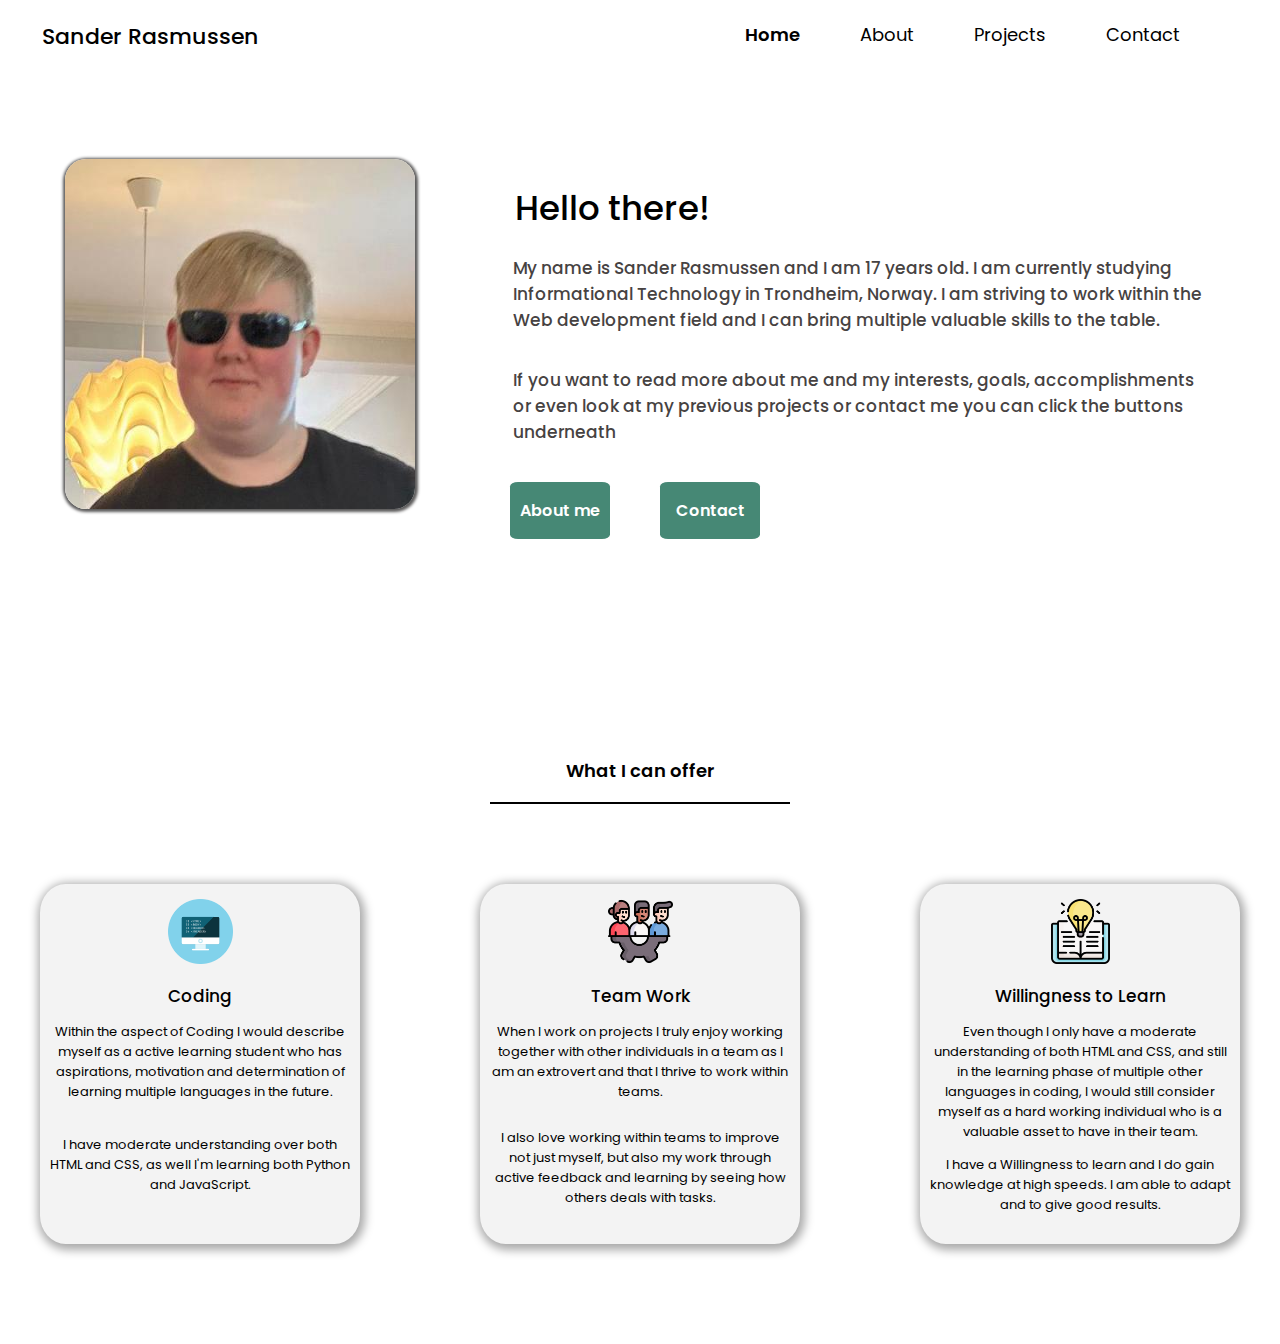
<file: index.html>
<!DOCTYPE html>
<html lang="en">
<head>
    <meta charset="UTF-8">
    <meta http-equiv="X-UA-Compatible" content="IE=edge">
    <meta name="viewport" content="width=device-width, initial-scale=1.0">
    <title>Sander Rasmussen - Portfolio</title>
    <link rel="stylesheet" href="/stylesheet.css">
    <link rel="preconnect" href="https://fonts.googleapis.com">
    <link rel="preconnect" href="https://fonts.gstatic.com" crossorigin>
    <link href="https://fonts.googleapis.com/css2?family=Poppins:wght@400;500;600&display=swap" rel="stylesheet">
</head>
<body>
    <header>
        <div class="Author-navcontainer">
            <a href="/index.html"><div id="Author">
                <p>
                    Sander Rasmussen
                </p>
            </div></a>
        </div>
        <nav>
            <ul>
                <li><a class="active" href="/index.html">Home</a></li>
                <li><a href="/pages/about.html">About</a></li>
                <li><a href="/pages/projects.html">Projects</a></li>
                <li><a href="/pages/contact.html">Contact</a></li>
            </ul>
        </nav>
    </header>

    <section class="heading-section">
        <div class="image-container">
            <div>
                <img id="portraitphoto" src="/pictures/120650547.png" width="350" height="350" alt="Picture of Sander">
            </div>
        </div>
        <div class="text-flex-container-main">
            <div class="heading-flex-container">
                <div>
                    <p>
                        Hello there!
                    </p>
                </div>
            </div>
            <div class="heading-flex-container-subheader">
                <p>
                    My name is Sander Rasmussen and I am 17 years old. I am currently studying Informational Technology in Trondheim, Norway.
                    I am striving to work within the Web development field and I can bring multiple valuable skills to the table.
                </p>
                <p>
                    If you want to read more about me and my interests, goals, accomplishments or even
                    look at my previous projects or contact me you can click the buttons underneath
                </p>
            </div>
            <div class="button-container">
                <a href="/pages/about.html"><div class="button-1">
                    <p>
                        About me
                    </p>
                </div></a>
                <a href="/pages/contact.html"><div class="button-2">
                    <p>
                        Contact
                    </p>
                </div></a>
            </div>
        </div>
    </section>


    <div class="skills-overhead-container">
        <div>
            <p>
                What I can offer
            </p>
        </div>
        <div class="skills-line"></div>
    </div>


    <section class="skills-section">
        <div class="skills-flex-container">
            <div class="skill-box1">
                <div>
                    <img src="/pictures/html.png" height="65px" width="65px" alt="HTML Picture">
                </div>
                <div id="skills-header1">
                    <p>
                        Coding
                    </p>
                </div>
                <div>
                    <p>
                        Within the aspect of Coding I would describe myself as a active learning student who has aspirations, motivation and determination of learning multiple languages in the future.
                    </p>
                    <p id="skills-h1-p2">
                        I have moderate understanding over both HTML and CSS, as well I'm learning both Python and JavaScript.
                    </p>
                </div>
            </div>
            <div class="skill-box2">
                <div>
                    <img src="/pictures/team.png" height="65px" width="65px" alt="Team picture">
                </div>
                <div id="skills-header2">
                    <p>
                        Team Work
                    </p>
                </div>
                <div>
                    <p>
                       When I work on projects I truly enjoy working together with other individuals in a team as I am an extrovert and that I thrive to work within teams. 
                    </p>
                    <p id="skills-h2-p2">
                        I also love working within teams to improve not just myself, but also my work through active feedback and learning by seeing how others deals with tasks. 
                    </p>
                </div>
            </div>
            <div class="skill-box3">
                <div>
                    <img src="/pictures/learn.png" height="65px" width="65px" alt="Learning Picture">
                </div>
                <div id="skills-header3">
                    <p>
                        Willingness to Learn
                    </p>
                </div>
                <div>
                    <p>
                        Even though I only have a moderate understanding of both HTML and CSS, and still in the learning phase of multiple other languages in coding, I would still consider myself as a hard working individual who
                        is a valuable asset to have in their team.
                    </p>
                    <p>
                        I have a Willingness to learn and I do gain knowledge at high speeds. I am able to adapt and to give good results. 
                    </p>
                </div>
            </div>
        </div>
    </section>
    
</body>
</html>
</file>
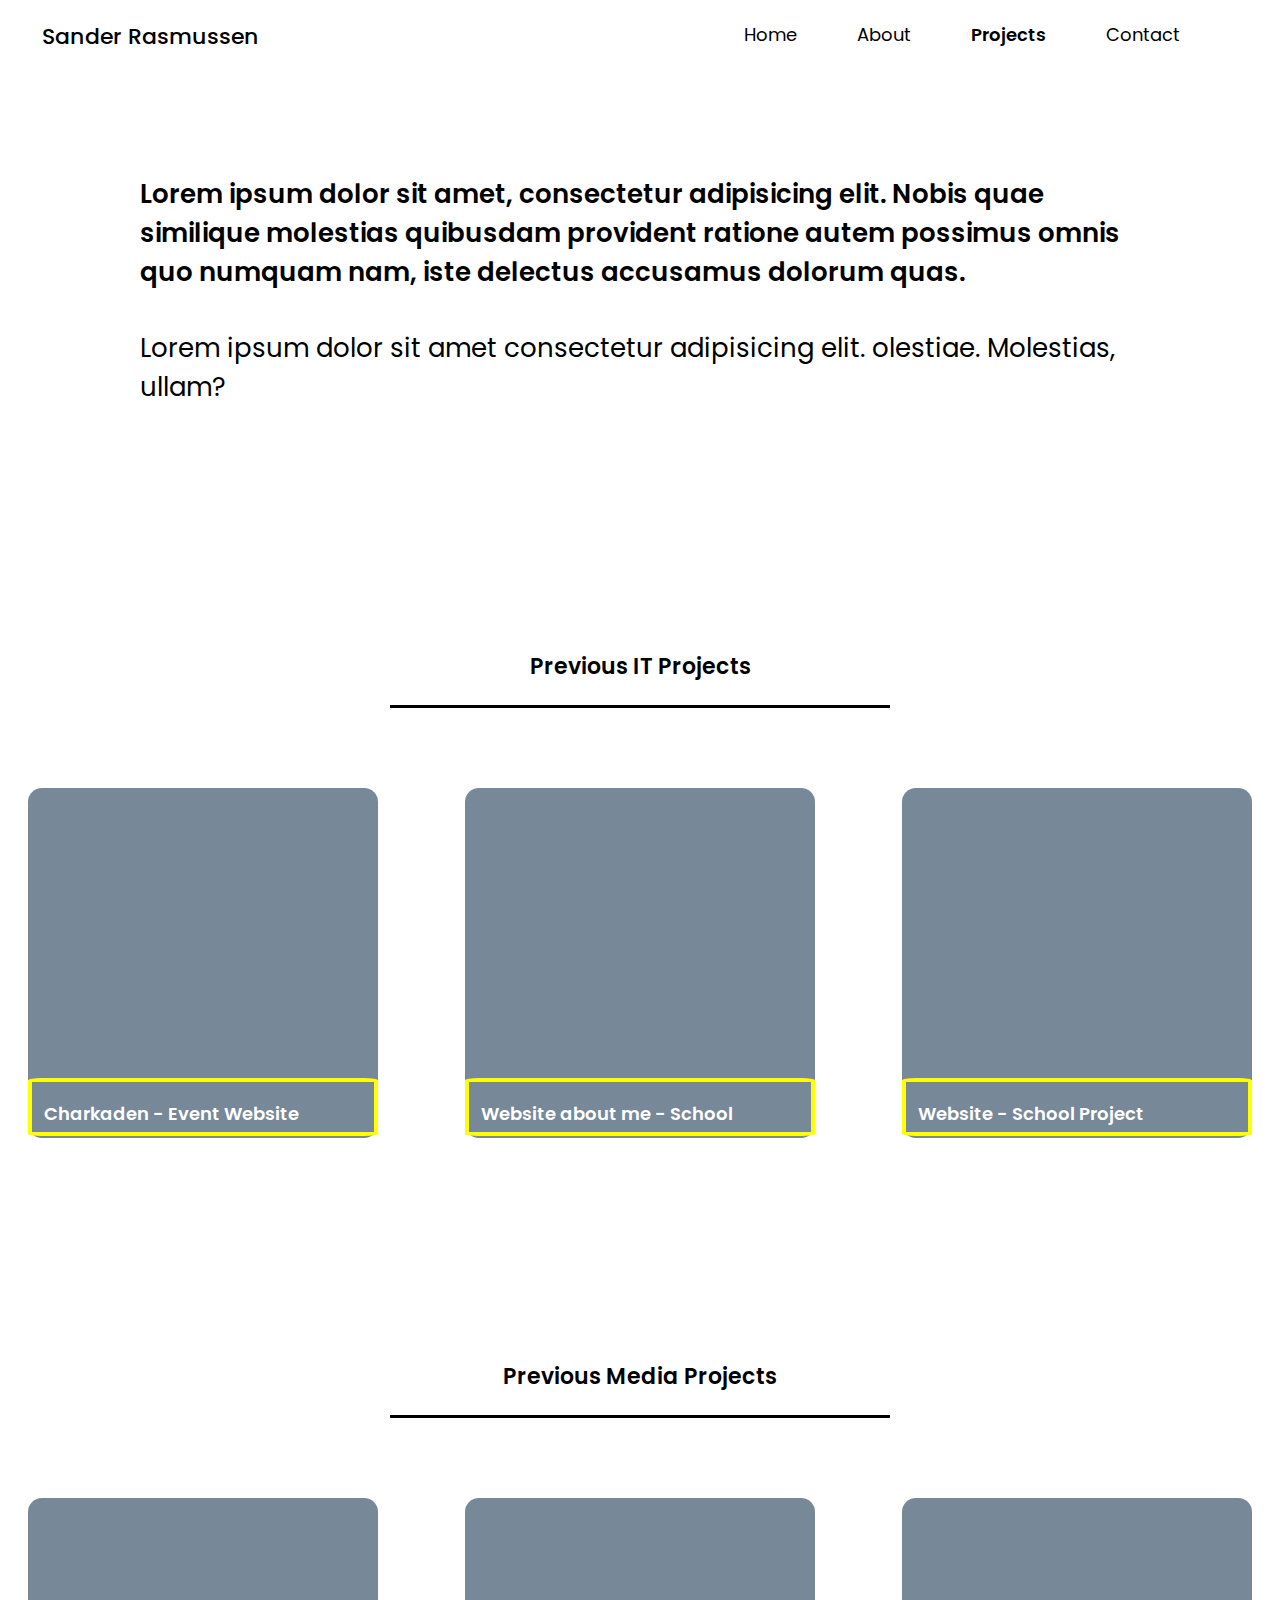
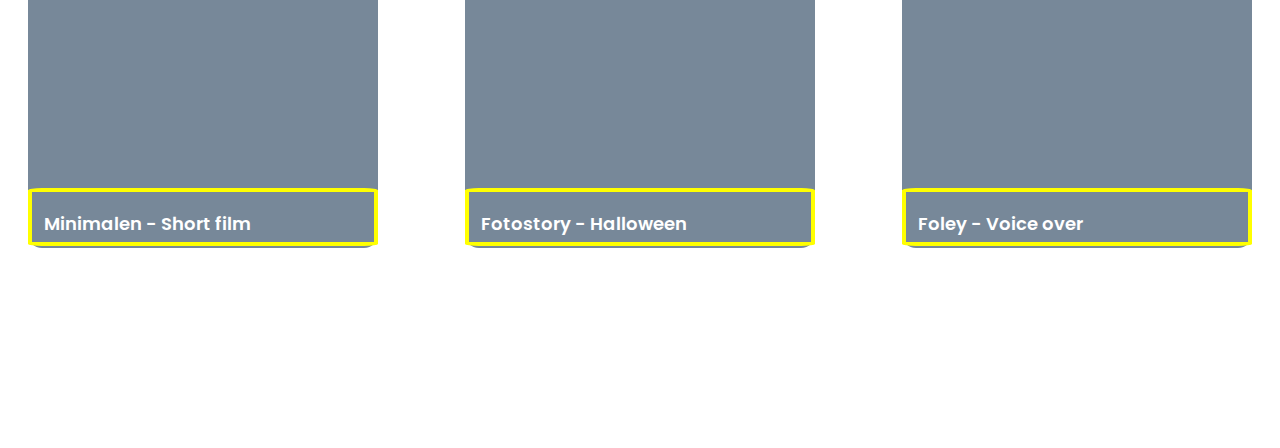
<file: pages/projects.html>
<!DOCTYPE html>
<html lang="en">
<head>
    <meta charset="UTF-8">
    <meta http-equiv="X-UA-Compatible" content="IE=edge">
    <meta name="viewport" content="width=device-width, initial-scale=1.0">
    <title>Sander Rasmussen - Projects</title>
    <link rel="stylesheet" href="/stylesheet.css">
    <link rel="preconnect" href="https://fonts.googleapis.com">
    <link rel="preconnect" href="https://fonts.gstatic.com" crossorigin>
    <link href="https://fonts.googleapis.com/css2?family=Poppins:wght@400;500;600&display=swap" rel="stylesheet">
</head>
<body>
    <header>
        <div class="Author-navcontainer">
            <a href="/index.html"><div id="Author">
                <p>
                    Sander Rasmussen
                </p>
            </div></a>
        </div>
        <nav>
            <ul>
                <li><a href="/index.html">Home</a></li>
                <li><a href="/pages/about.html">About</a></li>
                <li><a class="active" href="/pages/projects.html">Projects</a></li>
                <li><a href="/pages/contact.html">Contact</a></li>
            </ul>
        </nav>
    </header>

    <section class="project-textheader-section">
        <div class="project-textheader-flexcontainer">
            <div class="project-textheader-first">
                <p>
                    Lorem ipsum dolor sit amet, consectetur adipisicing elit. Nobis quae similique molestias quibusdam provident ratione autem possimus omnis quo numquam nam, iste delectus accusamus dolorum quas.
                </p>
            </div>
            <div>
                <p>
                    Lorem ipsum dolor sit amet consectetur adipisicing elit. olestiae. Molestias, ullam?
                </p>
            </div>
        </div>
    </section>

    <section class="project-itprojects-section">
        <div class="projects-flex-container-main">
            <div id="it-project">
                <div class="project-itprojects-header-flexcontainer">
                    <div>
                        <p>
                            Previous IT Projects
                        </p>
                    </div>
                    <div class="line"></div>
                </div>
                <div class="project-itprojects-flexcontainer">
                    <div>
                        <div>
                            <p>
                                Charkaden - Event Website
                            </p>
                        </div>
                    </div>
                    <div>
                        <div>
                            <p>
                                Website about me - School
                            </p>
                        </div>
                    </div>
                    <div>
                        <div>
                            <p>
                                <p>
                                    Website - School Project
                                </p>
                            </p>
                        </div>
                    </div>
                </div>
            </div>
            <div id="media-project">
                <div class="project-itprojects-header-flexcontainer">
                    <div>
                        <p>
                            Previous Media Projects
                        </p>
                    </div>
                    <div class="line"></div>
                </div>
                <div class="project-itprojects-flexcontainer">
                    <div>
                        <div>
                            <p>
                                Minimalen - Short film
                            </p>
                        </div>
                    </div>
                    <div>
                        <div>
                            <p>
                                Fotostory - Halloween
                            </p>
                        </div>
                    </div>
                    <div>
                        <div>
                            <p>
                                <p>
                                    Foley - Voice over
                                </p>
                            </p>
                        </div>
                    </div>
                </div>
            </div>
        </div>
    </section>
    
</body>
</html>
</file>
<file: stylesheet.css>
body {
    padding: 0;
    margin: 0;
    overflow-x: hidden;
}

header {
    margin-top: 20px;
}

/* Navbar and Author text */

nav {
    display: flex;
    justify-content: flex-end;
}

ul {
    list-style: none;
    text-decoration: none;
    display: flex;
    flex-direction: row;
    justify-content: flex-end;
    gap: 60px;
    margin-right: 100px;
    position: relative;
    top: -65px;
}

li {
    font-size: 18px;
    font-family: 'Poppins', sans-serif;
    color: black;
}

a {
    text-decoration: none;
    color: black;
}

a:hover {
    text-decoration: underline;
    font-weight: 600;
}

.active {
    font-weight: 600;
}

.active:hover {
    text-decoration: none;
}

.Author-navcontainer {
    margin-top: 10px;
    width: 300px;
    height: 50px;
    font-family: 'Poppins', sans-serif;
    color: black;
    font-weight: 500;
    font-size: 22px;
    display: flex;
    justify-content: center;
}

.Author-navcontainer > div {
    height: 30px;
}

#Author > p {
    position: relative;
    top: -22px;
}

#Author:hover, #Author:focus {
    text-decoration: underline;
    cursor: pointer;
    font-weight: 600;
}


/* Heading Section - Index.html start page */

.heading-section {
    display: flex;
    flex-direction: row;
    justify-content: center;
    flex-wrap: wrap;
}

.image-container {
    position: relative;
    top: 30px;
    height: 350px;
    width: 350px;
}

.image-container > div > img {
    border-radius: 6% 6% 6% 6%;
    box-shadow: 0.5px 1px 3px 2px;
    color: rgb(92, 91, 91);
}

.text-flex-container-main {
    display: flex;
    flex-direction: column;
    align-items: center;
    position: relative;
    top: 20px;
    left: 100px;
}

.heading-flex-container {
    display: flex;
    justify-content: left;
    flex-wrap: wrap;
    font-family: 'Poppins', sans-serif;
    font-weight: 500;
    font-size: 34px;
}

.text-flex-container-main, .heading-flex-container > div, .heading-flex-container-subheader {
    width: 800px;
}


.heading-flex-container-subheader {
    display: flex;
    justify-content: left;
    flex-wrap: wrap;
    color: rgb(70, 66, 66);
    font-family: 'Poppins', sans-serif;
    font-weight: 500;
    font-size: 18px;
    margin-top: -30px;
    margin-bottom: 0px;
}

/* Button Containers and Hover attributes */

.button-container {
    display: flex;
    flex-direction: row;
    justify-content: left;
    gap: 50px;
    position: relative;
    left: -280px;
    margin-top: 20px;
}

.button-1, .button-2 {
    width: 100px;
    display: flex;
    justify-content: center;
    color: white;
    background-color: #468875;
    border-radius: 8% 8% 8% 8%;
    transition: all 0.6s ease;
    transform: scale(1);
}

.button-1 > p, .button-2 > p {
    font-family: 'Poppins', sans-serif;
    font-weight: 600;
}

.button-1:hover, .button-2:hover {
    text-decoration: underline;
    color: white;
    cursor: pointer;
    transform: scale(1.2) perspective(1px);
}

/* Skill containers & Flexboxes */

.skills-overhead-container {
    position: relative;
    top: 220px;
    display: flex;
    flex-direction: column;
    align-items: center;
    font-family: 'Poppins', sans-serif;
    font-weight: 600;
    font-size: 18px;
}

.skills-line {
    width: 300px;
    height: 2px;
    background-color: black;
}

.skills-section {
    margin-top: 300px;
    margin-bottom: 100px;
}

.skills-flex-container {
    display: flex;
    flex-direction: row;
    justify-content: center;
    flex-wrap: wrap;
    gap: 120px;
}

#skills-header1 {
    font-size: 17px;
    font-weight: 500;
    position: relative;
    top: 17px;
}

#skills-header2 {
    font-size: 17px;
    font-weight: 500;
    position: relative;
    top: 17px;
}

#skills-header3 {
    font-size: 17px;
    font-weight: 500;
    position: relative;
    top: 17px;
}

.skill-box1, .skill-box2, .skill-box3 {
    display: flex;
    flex-direction: column;
    align-items: center;
    gap: 0px;
    width: 320px;
    height: 360px;
    text-align: center;
    font-family: 'Poppins', sans-serif;
    background-color: rgb(243, 243, 243);
    border-radius: 8% 8% 8% 8%;
    box-shadow: 1.5px 2.5px 10px 3.5px;
    color: darkgrey;
    transition: all 0.6s ease;
    transform: scale(1);
}

.skill-box1:hover, .skill-box2:hover, .skill-box3:hover {
    transform: scale(1.06) perspective(1px);
    color: rgb(44, 43, 43);
}

.skill-box1 > div:first-child {
    position: relative;
    top: 15px;
    width: 65px;
    height: 65px;
}

.skill-box1 > div {
    width: 350px;
    color: black;
}

.skill-box1 > div:last-child {
    width: 300px;
    font-size: 13px;
}

.skill-box2 > div:first-child, .skill-box3 > div:first-child {
    position: relative;
    top: 15px;
    width: 65px;
    height: 65px;
}

.skill-box2 > div, .skill-box3 > div {
    width: 350px;
    color: black;
}

.skill-box2 > div:last-child {
    width: 300px;
    font-size: 13px;
    position: relative;
    top: 0px;
}

.skill-box3 > div:last-child {
    width: 300px;
    font-size: 13px;
}

#skills-h1-p2 {
    position: relative;
    top: 20px;
}

#skills-h2-p2 {
    position: relative;
    top: 13px;
}

/*    PROJECTS PAGE      */

.project-textheader-section {
    margin-top: 20px;
}

.project-textheader-flexcontainer {
    display: flex;
    flex-direction: column;
    text-align: left;
    align-items: center;
}

.project-textheader-flexcontainer > div {
    width: 1000px;
    font-family: 'Poppins', sans-serif;
    font-size: 26px;
}

.project-textheader-flexcontainer > div:last-child {
    position: relative;
    top: -15px;
}

.project-textheader-first > p {
    font-weight: 600;
}

/* New Section - IT Projects Start */

.project-itprojects-section {
    margin-top: 180px;
    margin-bottom: 200px;
}

.project-itprojects-header-flexcontainer {
    display: flex;
    flex-direction: column;
    align-items: center;
    margin-bottom: 80px;
}

.project-itprojects-header-flexcontainer > div:first-child {
    font-weight: 600;
    font-size: 22px;
    font-family: 'Poppins', sans-serif;
}

.line {
    width: 500px;
    height: 3px;
    background-color: black;
}

/* IT Projects Boxes */

.projects-flex-container-main {
    display: flex;
    flex-direction: column;
    gap: 200px;
}

.project-itprojects-flexcontainer {
    display: flex;
    flex-direction: row;
    justify-content: space-around;
    flex-wrap: wrap;
    gap: 30px;
}


.project-itprojects-flexcontainer > div {
    width: 350px;
    height: 350px;
    background-color: lightslategrey;
    border-radius: 4% 4% 4% 4%;
    transition: all 0.6s ease;
    transform: scale(1);
}

.project-itprojects-flexcontainer > div:hover {
    transform: scale(1.095) perspective(1px);
}

.project-itprojects-flexcontainer > div > div {
    height: 50px;
    width: 330px;
    border: 4px solid yellow;
    border-radius: 4% 4% 4% 4%;
    position: relative;
    top: 290px;
    color: white;
    font-family: 'Poppins', sans-serif;
    font-size: 18px;
    font-weight: 600;
    text-align: start;
    padding-left: 12px;
}

/* INDEX RESPONSIVE DESIGN */

@media screen and (max-width: 1316px) {
    .heading-flex-container-subheader {
        font-size: 17px;
        width: 700px;
        position: relative;
        left: -52px;
    }
}

@media screen and (max-width: 1149px) {
    #portraitphoto {
        width: 300px;
        height: 300px;
    }
    .image-container {
        width: 300px;
        height: 300px;
    }
}

@media screen and (max-width: 1100px) {
    #portraitphoto {
        width: 250px;
        height: 250px;
    }
    .image-container {
        position: relative;
        top: 64px;
        left: 60px;
        width: 250px;
        height: 250px;
    }
    .text-flex-container-main {
        left: 70px;
        top: 40px;
    }
    .heading-flex-container {
        font-size: 28px;
        position: relative;
        left: -250px;
        width: 200px;
    }
    .heading-flex-container-subheader {
        font-size: 15px;
        width: 600px;        
    }
    .button-container {
        left: -234px;
    }
}

@media screen and (max-width: 1049px) {
    .heading-flex-container-subheader {
        justify-content: center;
        position: relative;
        left: 0;
    }
    .heading-flex-container {
        position: relative;
        left: 0;
    }
    .text-flex-container-main {
        text-align: center;
        left: 0px;
    }
    .button-container {
        justify-content: center;
        position: relative;
        left: 0;
        margin-top: 30px;
    }
    .image-container {
        left: 0px;
        top: 20px;
    }
}
</file>
